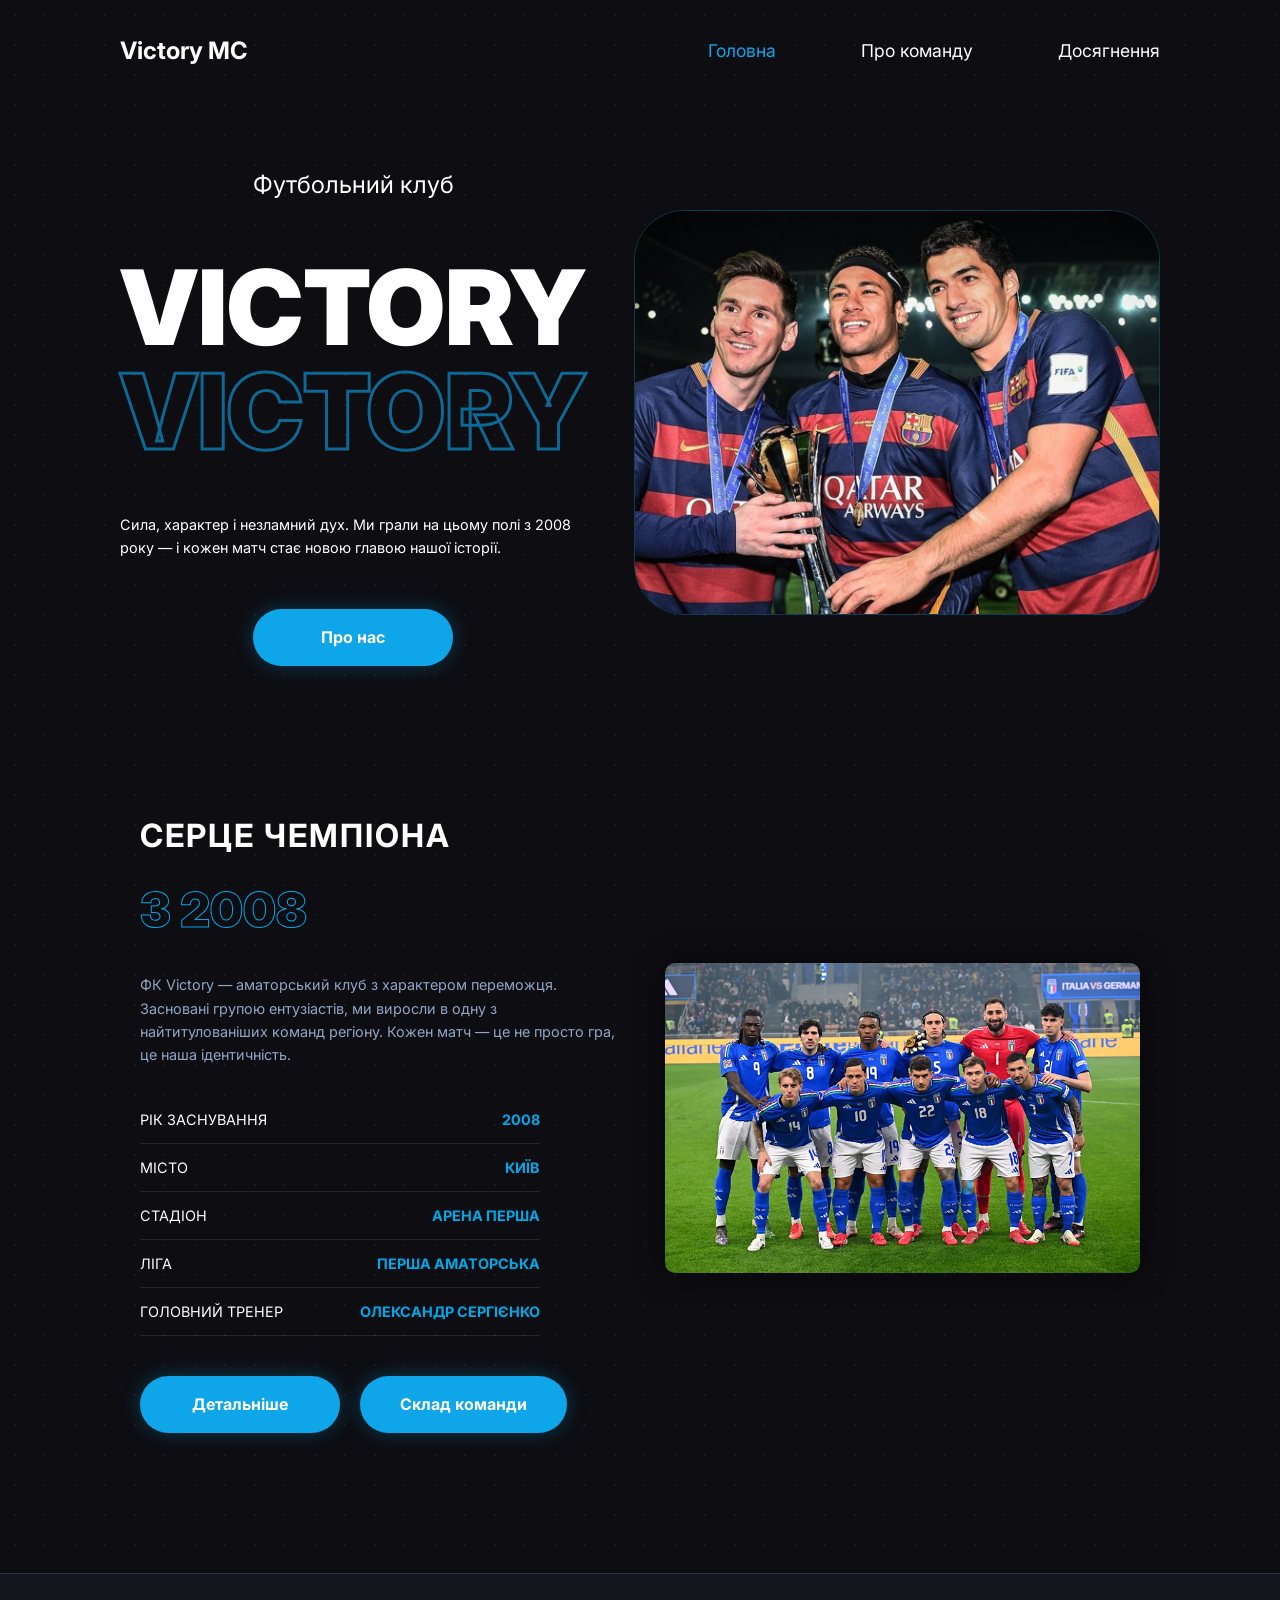
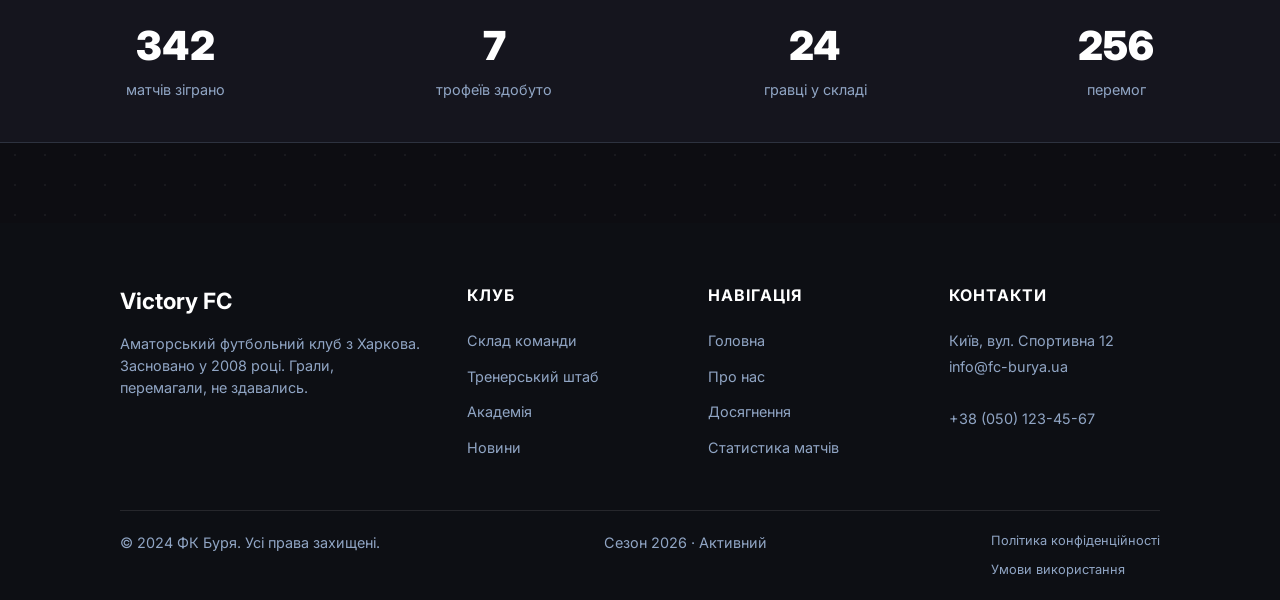
<file: index.html>
<!doctype html>
<html lang="uk">
  <head>
    <meta charset="UTF-8" />
    <meta name="viewport" content="width=device-width, initial-scale=1.0" />
    <link rel="stylesheet" href="styles/common.css" />
    <link rel="stylesheet" href="styles/pages/index.css" />
    <link rel="icon" type="image/svg+xml" href="./assets/favicon.svg" />
    <title>Victory - Головна</title>
    <script src="scripts/common.js" defer></script>
  </head>
  <body>
    <header>
      <nav class="nav container">
        <a class="logo" href="./index.html">Victory MC</a>
        <button class="burger" id="burger" aria-label="Меню">
          <span></span><span></span><span></span>
        </button>
        <ul id="nav-menu">
          <li class="active"><a href="">Головна</a></li>
          <li><a href="about.html">Про команду</a></li>
          <li><a href="acihevements.html">Досягнення</a></li>
        </ul>
      </nav>
    </header>

    <main class="container">
      <section class="hero">
        <div class="hero-content">
          <h1>Футбольний клуб</h1>
          <div class="brand-group">
            <div class="brand-solid">Victory</div>
            <div class="brand-outline">Victory</div>
          </div>
          <p class="description">
            Сила, характер і незламний дух. Ми грали на цьому полі з 2008 року —
            і кожен матч стає новою главою нашої історії.
          </p>
          <a href="about.html" class="btn-primary">Про нас</a>
        </div>
        <div class="hero-img">
          <img src="./assets/hero-section.png" alt="Victory hero section" />
        </div>
      </section>

      <section class="about-section container">
        <div class="about-grid">
          <div class="about-content">
            <h2 class="section-title">Серце чемпіона</h2>
            <div class="highlight-year">З 2008</div>
            <p class="about-description">
              ФК Victory — аматорський клуб з характером переможця. Засновані
              групою ентузіастів, ми виросли в одну з найтитулованіших команд
              регіону. Кожен матч — це не просто гра, це наша ідентичність.
            </p>

            <table class="info-table">
              <tr>
                <td>Рік заснування</td>
                <td class="accent-text">2008</td>
              </tr>
              <tr>
                <td>Місто</td>
                <td class="accent-text">Київ</td>
              </tr>
              <tr>
                <td>Стадіон</td>
                <td class="accent-text">Арена Перша</td>
              </tr>
              <tr>
                <td>Ліга</td>
                <td class="accent-text">Перша аматорська</td>
              </tr>
              <tr>
                <td>Головний тренер</td>
                <td class="accent-text">Олександр Сергієнко</td>
              </tr>
            </table>

            <div class="about-buttons">
              <a href="#" class="btn-primary">Детальніше</a>
              <a href="#" class="btn-primary">Склад команди</a>
            </div>
          </div>

          <div class="about-image">
            <img
              src="assets/team-photo.png"
              alt="Команда Victory FC на полі"
              class="img-responsive"
            />
          </div>
        </div>
      </section>

      <section class="stats-bar">
        <div class="stat-item">
          <h3>342</h3>
          <p>матчів зіграно</p>
        </div>
        <div class="stat-item">
          <h3>7</h3>
          <p>трофеїв здобуто</p>
        </div>
        <div class="stat-item">
          <h3>24</h3>
          <p>гравці у складі</p>
        </div>
        <div class="stat-item">
          <h3>256</h3>
          <p>перемог</p>
        </div>
      </section>
    </main>

    <footer class="footer">
      <div class="container">
        <div class="footer-top">
          <div class="footer-brand">
            <h2 class="footer-logo">Victory FC</h2>
            <p class="footer-text">
              Аматорський футбольний клуб з Харкова. Засновано у 2008 році.
              Грали, перемагали, не здавались.
            </p>
          </div>

          <div class="footer-group">
            <h3>Клуб</h3>
            <ul>
              <li><a href="#">Склад команди</a></li>
              <li><a href="#">Тренерський штаб</a></li>
              <li><a href="#">Академія</a></li>
              <li><a href="#">Новини</a></li>
            </ul>
          </div>

          <div class="footer-group">
            <h3>Навігація</h3>
            <ul>
              <li><a href="index.html">Головна</a></li>
              <li><a href="about.html">Про нас</a></li>
              <li><a href="achievements.html">Досягнення</a></li>
              <li><a href="stats.html">Статистика матчів</a></li>
            </ul>
          </div>

          <div class="footer-group">
            <h3>Контакти</h3>
            <address class="footer-address">
              <p>Київ, вул. Спортивна 12</p>
              <a href="mailto:info@fc-burya.ua">info@fc-burya.ua</a><br />
              <a href="tel:+380501234567">+38 (050) 123-45-67</a>
            </address>
          </div>
        </div>

        <div class="footer-bottom">
          <p>&copy; 2024 ФК Буря. Усі права захищені.</p>
          <p>Сезон 2026 · Активний</p>
          <div class="footer-legal">
            <a href="#">Політика конфіденційності</a>
            <a href="#">Умови використання</a>
          </div>
        </div>
      </div>
    </footer>
  </body>
</html>
</file>
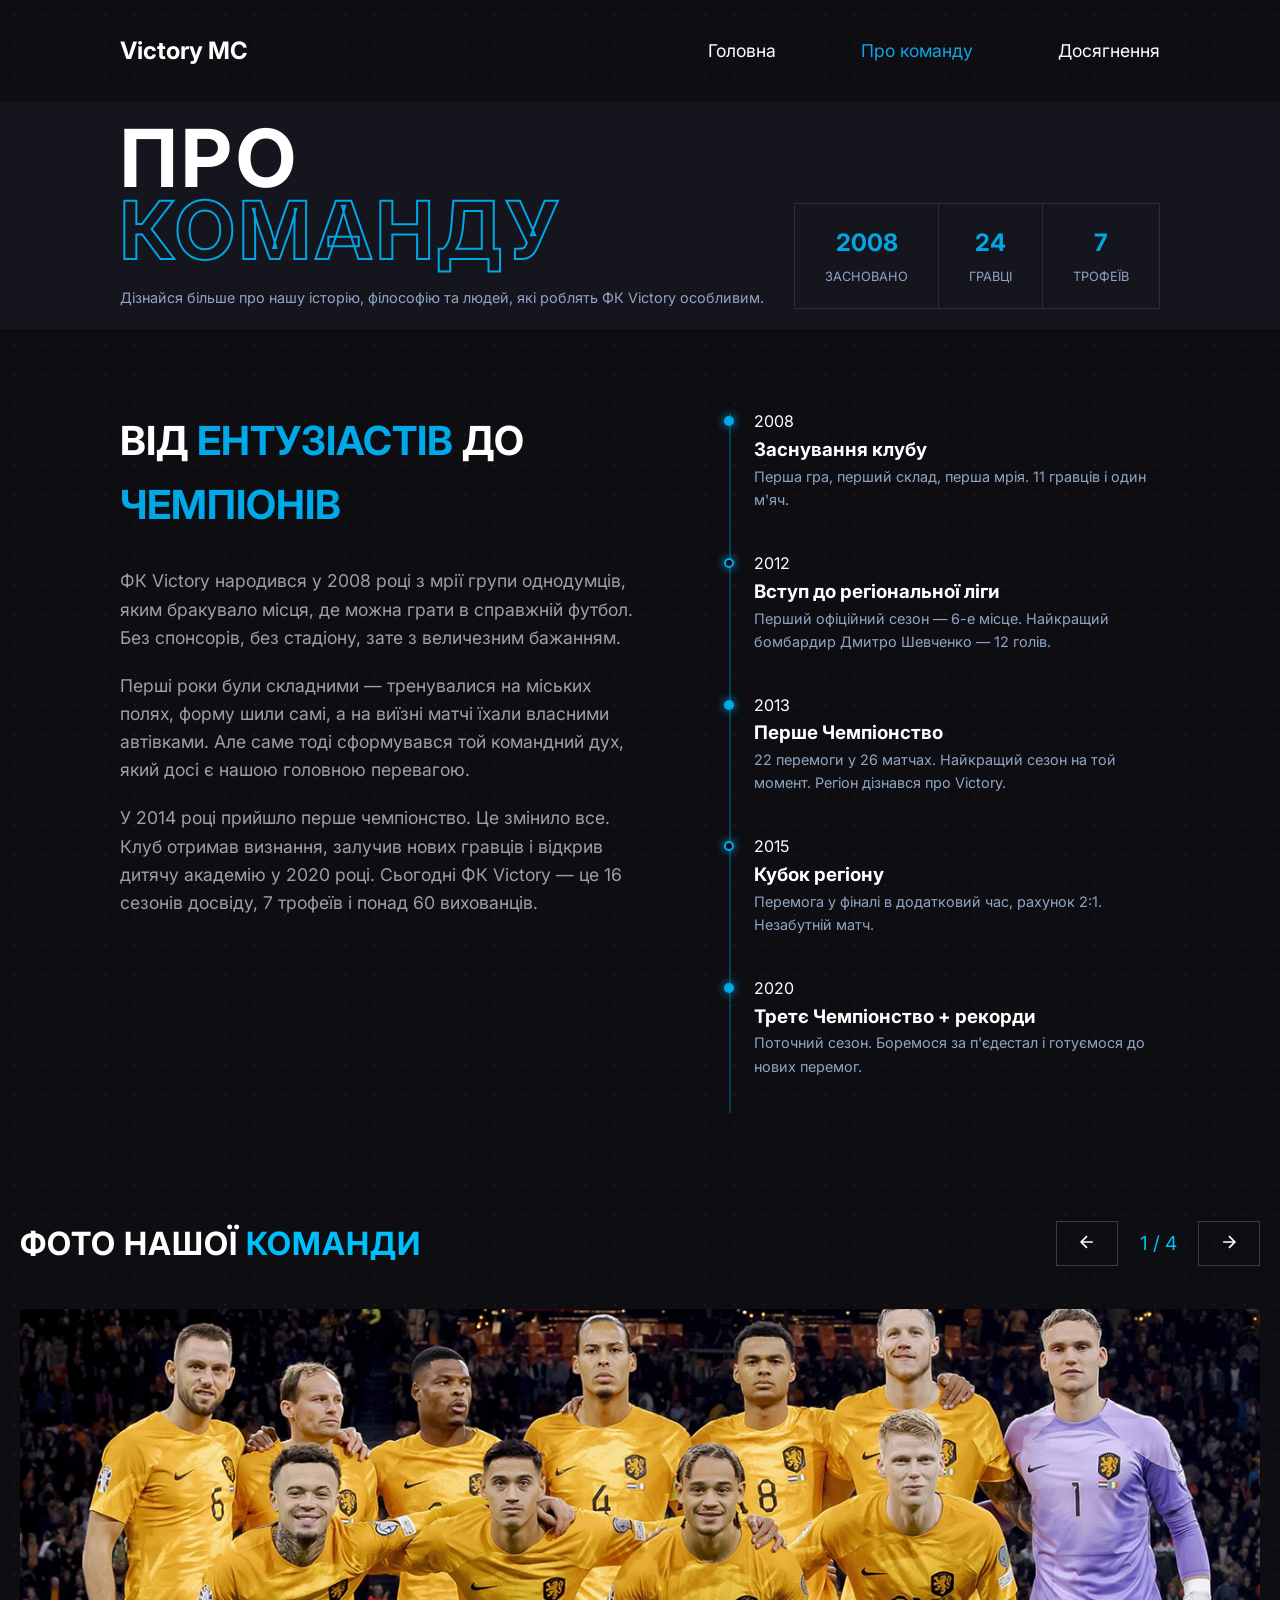
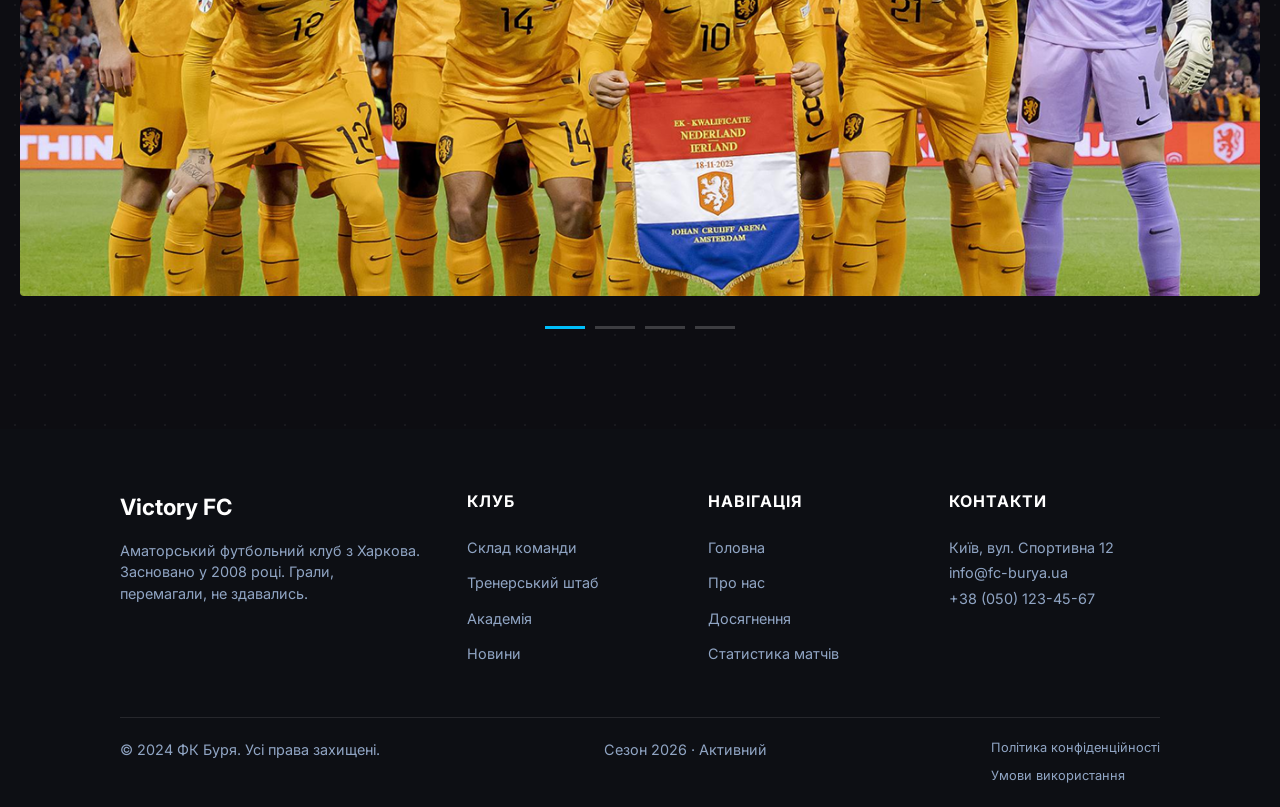
<file: about.html>
<!doctype html>
<html lang="uk">
  <head>
    <meta charset="UTF-8" />
    <meta name="viewport" content="width=device-width, initial-scale=1.0" />
    <link rel="stylesheet" href="styles/common.css" />
    <link rel="stylesheet" href="styles/pages/about.css" />
    <link rel="icon" type="image/svg+xml" href="./assets/favicon.svg" />
    <title>Victory - Про нас</title>
  </head>
  <script src="scripts/common.js" defer></script>
  <body>
    <header>
      <nav class="nav container">
        <a class="logo" href="./index.html">Victory MC</a>
        <button class="burger" id="burger" aria-label="Меню">
          <span></span><span></span><span></span>
        </button>
        <ul id="nav-menu">
          <li><a href="index.html">Головна</a></li>
          <li><a class="active" href="#">Про команду</a></li>
          <li><a href="acihevements.html">Досягнення</a></li>
        </ul>
      </nav>
    </header>

    <main>
      <section class="about-hero container">
        <div class="hero-text-block">
          <h1>
            <span class="solid">Про</span>
            <span class="outline">команду</span>
          </h1>
          <p>
            Дізнайся більше про нашу історію, філософію та людей, які роблять ФК
            Victory особливим.
          </p>
        </div>

        <div class="mini-stats">
          <div class="m-stat-box">
            <strong>2008</strong><span>Засновано</span>
          </div>
          <div class="m-stat-box"><strong>24</strong><span>Гравці</span></div>
          <div class="m-stat-box"><strong>7</strong><span>Трофеїв</span></div>
        </div>
      </section>

      <section class="history-section container">
        <div class="history-grid">
          <article class="history-article">
            <h2>Від <span>ентузіастів</span> до <span>чемпіонів</span></h2>
            <p>
              ФК Victory народився у 2008 році з мрії групи однодумців, яким
              бракувало місця, де можна грати в справжній футбол. Без спонсорів,
              без стадіону, зате з величезним бажанням.
            </p>
            <p>
              Перші роки були складними — тренувалися на міських полях, форму
              шили самі, а на виїзні матчі їхали власними автівками. Але саме
              тоді сформувався той командний дух, який досі є нашою головною
              перевагою.
            </p>
            <p>
              У 2014 році прийшло перше чемпіонство. Це змінило все. Клуб
              отримав визнання, залучив нових гравців і відкрив дитячу академію
              у 2020 році. Сьогодні ФК Victory — це 16 сезонів досвіду, 7
              трофеїв і понад 60 вихованців.
            </p>
          </article>

          <div class="timeline">
            <div class="timeline-item">
              <span class="year">2008</span>
              <h3>Заснування клубу</h3>
              <p>
                Перша гра, перший склад, перша мрія. 11 гравців і один м'яч.
              </p>
            </div>
            <div class="timeline-item">
              <span class="year">2012</span>
              <h3>Вступ до регіональної ліги</h3>
              <p>
                Перший офіційний сезон — 6-е місце. Найкращий бомбардир Дмитро
                Шевченко — 12 голів.
              </p>
            </div>
            <div class="timeline-item">
              <span class="year">2013</span>
              <h3>Перше Чемпіонство</h3>
              <p>
                22 перемоги у 26 матчах. Найкращий сезон на той момент. Регіон
                дізнався про Victory.
              </p>
            </div>
            <div class="timeline-item">
              <span class="year">2015</span>
              <h3>Кубок регіону</h3>
              <p>
                Перемога у фіналі в додатковий час, рахунок 2:1. Незабутній
                матч.
              </p>
            </div>
            <div class="timeline-item">
              <span class="year">2020</span>
              <h3>Третє Чемпіонство + рекорди</h3>
              <p>
                Поточний сезон. Боремося за п'єдестал і готуємося до нових
                перемог.
              </p>
            </div>
          </div>
        </div>
      </section>

      <section class="team-gallery container">
        <div class="gallery-header">
          <h2>ФОТО НАШОЇ <span>КОМАНДИ</span></h2>
          <div class="gallery-controls">
            <button id="prev-photo" class="nav-btn" aria-label="Попереднє фото">
              <svg
                width="20"
                height="20"
                viewBox="0 0 24 24"
                fill="none"
                stroke="currentColor"
                stroke-width="2"
              >
                <path d="M19 12H5M12 19l-7-7 7-7" />
              </svg>
            </button>
            <span id="gallery-counter">1 / 4</span>
            <button id="next-photo" class="nav-btn" aria-label="Наступне фото">
              <svg
                width="20"
                height="20"
                viewBox="0 0 24 24"
                fill="none"
                stroke="currentColor"
                stroke-width="2"
              >
                <path d="M5 12h14M12 5l7 7-7 7" />
              </svg>
            </button>
          </div>
        </div>

        <div class="gallery-display">
          <img
            src="assets/team-photo-2.png"
            id="current-team-img"
            alt="Фото нашої команди - 1"
            class="active-img"
          />
        </div>

        <div class="gallery-pagination">
          <span class="bar active" data-index="1"></span>
          <span class="bar" data-index="2"></span>
          <span class="bar" data-index="3"></span>
          <span class="bar" data-index="4"></span>
        </div>
      </section>
    </main>

    <footer class="footer">
      <div class="container">
        <div class="footer-top">
          <div class="footer-brand">
            <h2 class="footer-logo">Victory FC</h2>
            <p class="footer-text">
              Аматорський футбольний клуб з Харкова. Засновано у 2008 році.
              Грали, перемагали, не здавались.
            </p>
          </div>

          <div class="footer-group">
            <h3>Клуб</h3>
            <ul>
              <li><a href="#">Склад команди</a></li>
              <li><a href="#">Тренерський штаб</a></li>
              <li><a href="#">Академія</a></li>
              <li><a href="#">Новини</a></li>
            </ul>
          </div>

          <div class="footer-group">
            <h3>Навігація</h3>
            <ul>
              <li><a href="index.html">Головна</a></li>
              <li><a href="about.html">Про нас</a></li>
              <li><a href="achievements.html">Досягнення</a></li>
              <li><a href="stats.html">Статистика матчів</a></li>
            </ul>
          </div>

          <div class="footer-group">
            <h3>Контакти</h3>
            <address class="footer-address">
              <p>Київ, вул. Спортивна 12</p>
              <a href="mailto:info@fc-burya.ua">info@fc-burya.ua</a>
              <a href="tel:+380501234567">+38 (050) 123-45-67</a>
            </address>
          </div>
        </div>

        <div class="footer-bottom">
          <p>&copy; 2024 ФК Буря. Усі права захищені.</p>
          <p>Сезон 2026 · Активний</p>
          <div class="footer-legal">
            <a href="#">Політика конфіденційності</a>
            <a href="#">Умови використання</a>
          </div>
        </div>
      </div>
    </footer>
  </body>
</html>
</file>
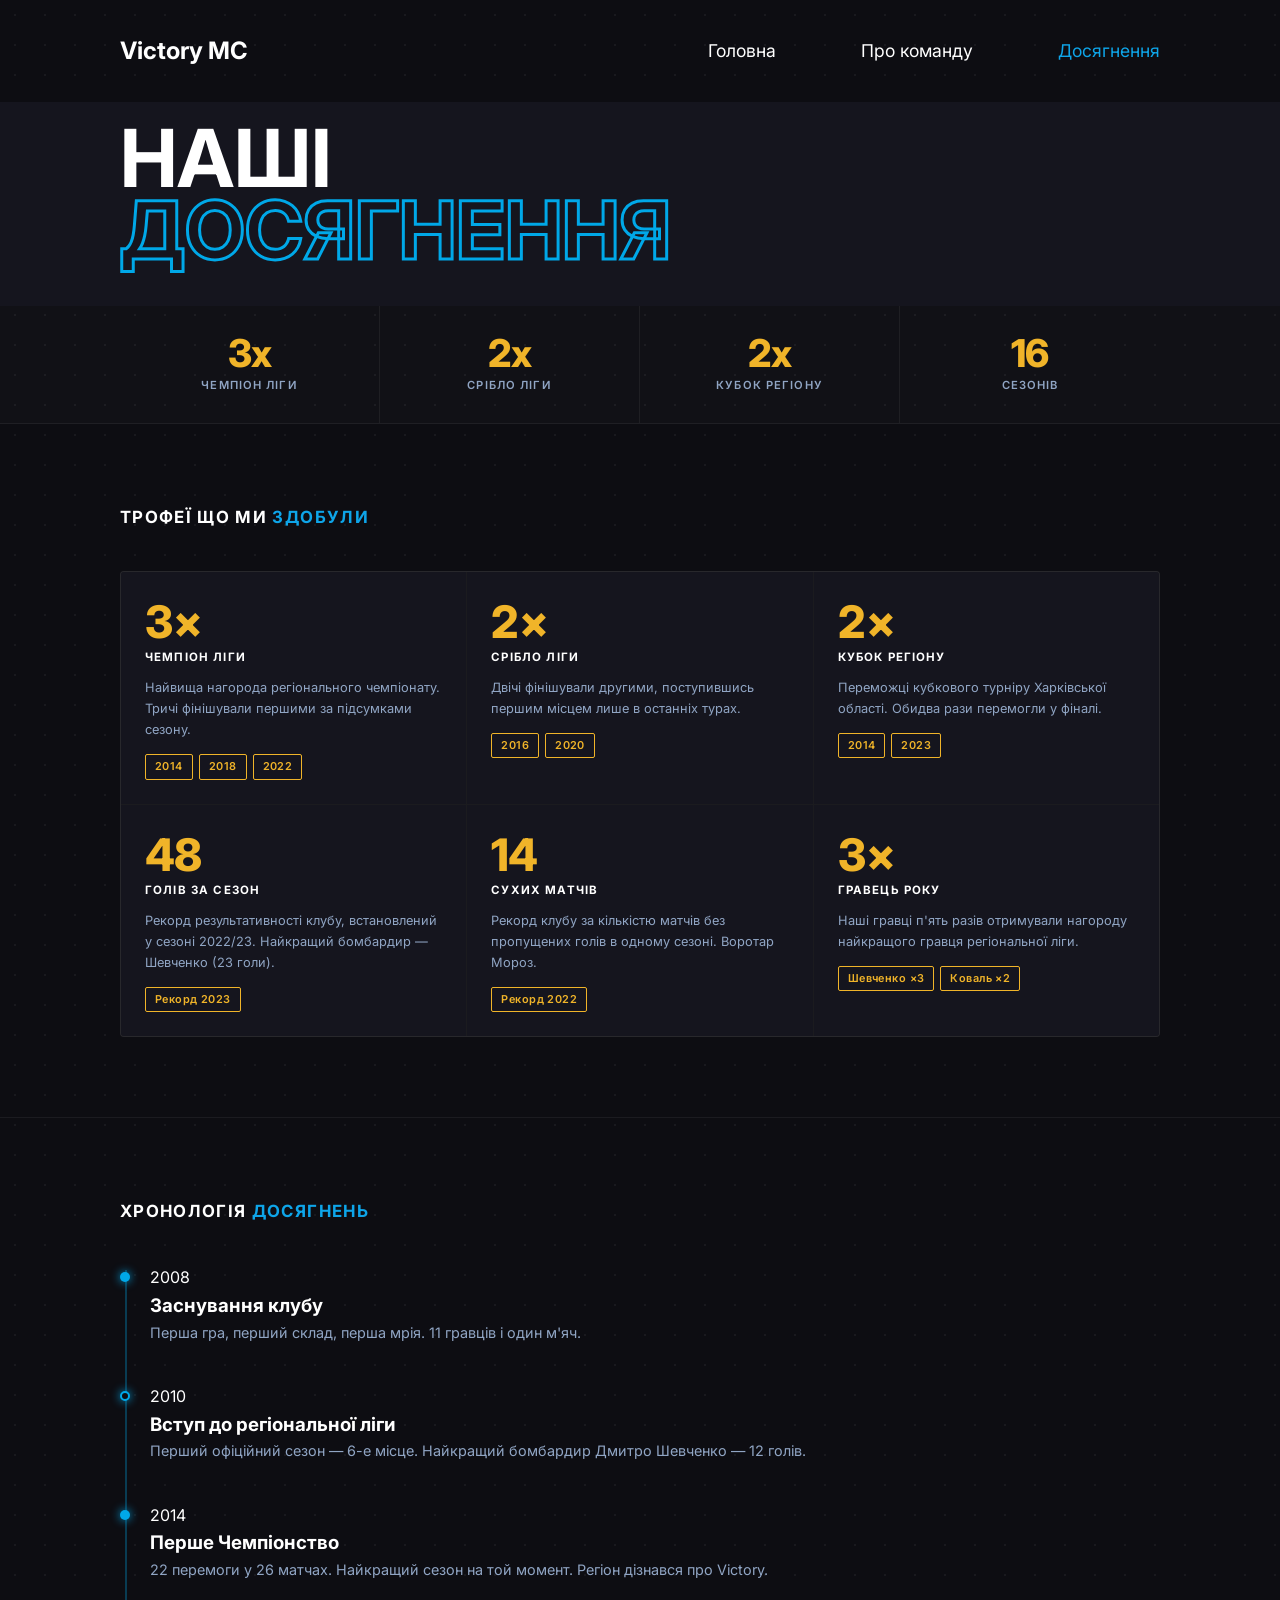
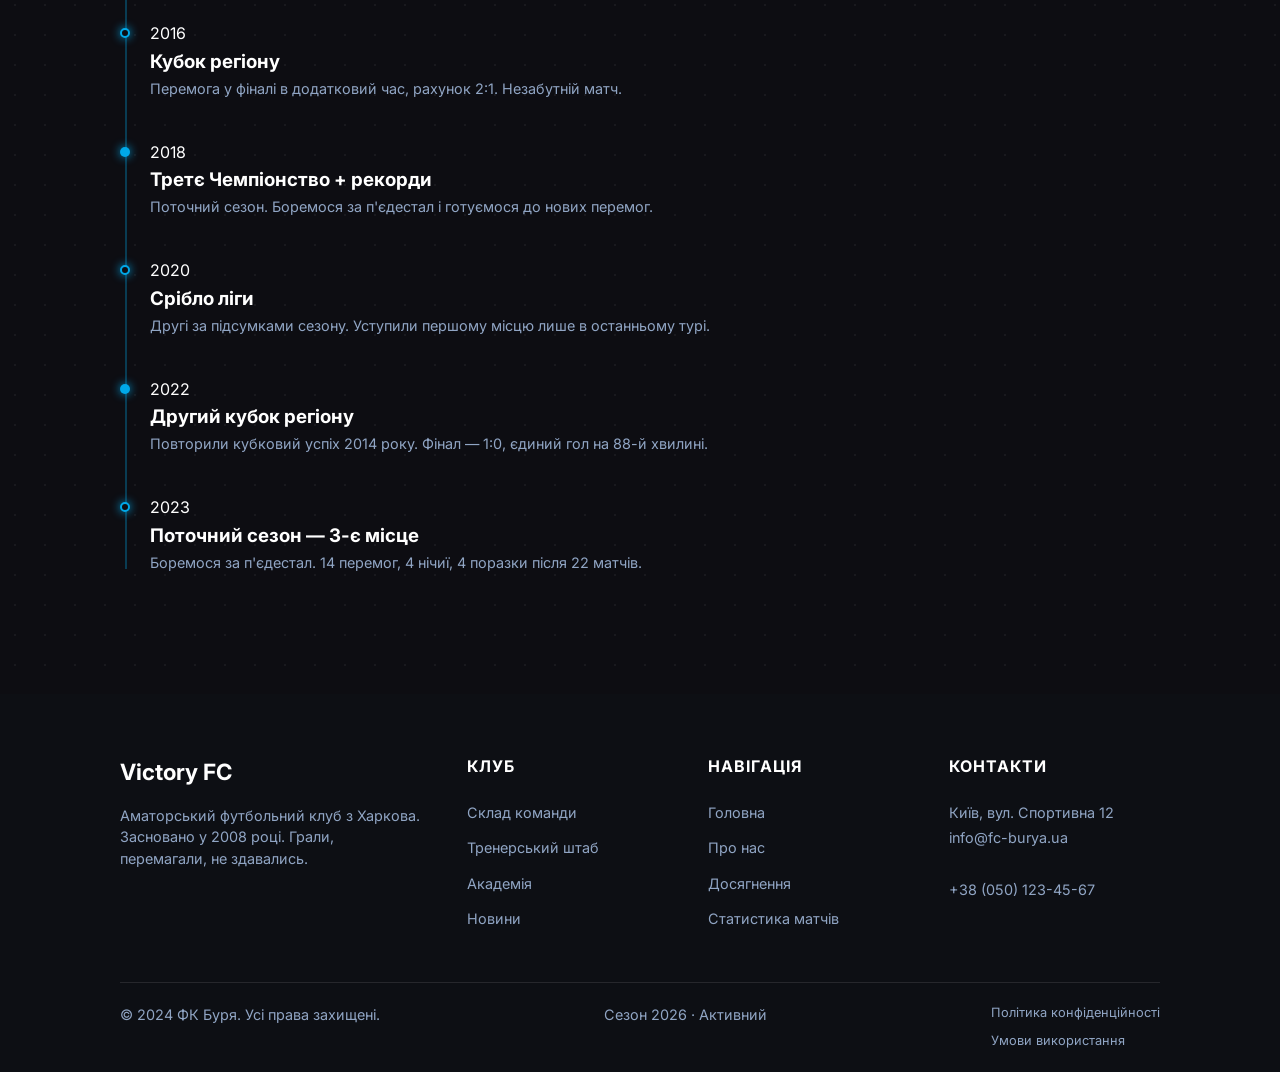
<file: acihevements.html>
<!doctype html>
<html lang="uk">
  <head>
    <meta charset="UTF-8" />
    <meta name="viewport" content="width=device-width, initial-scale=1.0" />
    <link rel="stylesheet" href="styles/common.css" />
    <link rel="stylesheet" href="styles/pages/achievements.css" />
    <link rel="icon" type="image/svg+xml" href="./assets/favicon.svg" />
    <title>Victory - Досягнення</title>
    <script src="scripts/common.js" defer></script>
  </head>
  <body>
    <header>
      <nav class="nav container">
        <a class="logo" href="./index.html">Victory MC</a>
        <button class="burger" id="burger" aria-label="Меню">
          <span></span><span></span><span></span>
        </button>
        <ul id="nav-menu">
          <li><a href="index.html">Головна</a></li>
          <li><a href="about.html">Про команду</a></li>
          <li class="active"><a href="#">Досягнення</a></li>
        </ul>
      </nav>
    </header>

    <main>
      <!-- HERO -->
      <section class="about-hero container">
        <div class="hero-text-block">
          <h1>
            <span class="solid">Наші</span>
            <span class="outline">Досягнення</span>
          </h1>
        </div>
      </section>

      <!-- STATS BAR -->
      <div class="stats-bar">
        <div class="container">
          <div class="stats-grid">
            <div class="stat-cell">
              <span class="stat-num">3x</span>
              <span class="stat-label">Чемпіон ліги</span>
            </div>
            <div class="stat-cell">
              <span class="stat-num">2x</span>
              <span class="stat-label">Срібло ліги</span>
            </div>
            <div class="stat-cell">
              <span class="stat-num">2x</span>
              <span class="stat-label">Кубок регіону</span>
            </div>
            <div class="stat-cell">
              <span class="stat-num">16</span>
              <span class="stat-label">Сезонів</span>
            </div>
          </div>
        </div>
      </div>

      <!-- TROPHIES -->
      <section class="section trophies-section">
        <div class="container">
          <h2 class="section-title">
            ТРОФЕЇ ЩО МИ <span class="accent-text">ЗДОБУЛИ</span>
          </h2>
          <div class="trophies-grid">
            <div class="trophy-card">
              <div class="trophy-num">3<span class="trophy-sup">×</span></div>
              <div class="trophy-name">Чемпіон ліги</div>
              <p class="trophy-desc">
                Найвища нагорода регіонального чемпіонату. Тричі фінішували
                першими за підсумками сезону.
              </p>
              <div class="trophy-tags">
                <span class="tag tag--year">2014</span>
                <span class="tag tag--year">2018</span>
                <span class="tag tag--year">2022</span>
              </div>
            </div>

            <div class="trophy-card">
              <div class="trophy-num">2<span class="trophy-sup">×</span></div>
              <div class="trophy-name">Срібло ліги</div>
              <p class="trophy-desc">
                Двічі фінішували другими, поступившись першим місцем лише в
                останніх турах.
              </p>
              <div class="trophy-tags">
                <span class="tag tag--year">2016</span>
                <span class="tag tag--year">2020</span>
              </div>
            </div>

            <div class="trophy-card">
              <div class="trophy-num">2<span class="trophy-sup">×</span></div>
              <div class="trophy-name">Кубок регіону</div>
              <p class="trophy-desc">
                Переможці кубкового турніру Харківської області. Обидва рази
                перемогли у фіналі.
              </p>
              <div class="trophy-tags">
                <span class="tag tag--year">2014</span>
                <span class="tag tag--year">2023</span>
              </div>
            </div>

            <div class="trophy-card">
              <div class="trophy-num">48</div>
              <div class="trophy-name">Голів за сезон</div>
              <p class="trophy-desc">
                Рекорд результативності клубу, встановлений у сезоні 2022/23.
                Найкращий бомбардир — Шевченко (23 голи).
              </p>
              <div class="trophy-tags">
                <span class="tag tag--record">Рекорд 2023</span>
              </div>
            </div>

            <div class="trophy-card">
              <div class="trophy-num">14</div>
              <div class="trophy-name">Сухих матчів</div>
              <p class="trophy-desc">
                Рекорд клубу за кількістю матчів без пропущених голів в одному
                сезоні. Воротар Мороз.
              </p>
              <div class="trophy-tags">
                <span class="tag tag--record">Рекорд 2022</span>
              </div>
            </div>

            <div class="trophy-card">
              <div class="trophy-num">3<span class="trophy-sup">×</span></div>
              <div class="trophy-name">Гравець року</div>
              <p class="trophy-desc">
                Наші гравці п'ять разів отримували нагороду найкращого гравця
                регіональної ліги.
              </p>
              <div class="trophy-tags">
                <span class="tag tag--player">Шевченко ×3</span>
                <span class="tag tag--player">Коваль ×2</span>
              </div>
            </div>
          </div>
        </div>
      </section>

      <!-- TIMELINE -->
      <section class="section timeline-section">
        <div class="container">
          <h2 class="section-title">
            ХРОНОЛОГІЯ <span class="accent-text">ДОСЯГНЕНЬ</span>
          </h2>
          <div class="timeline">
            <div class="timeline-item">
              <span class="year">2008</span>
              <h3>Заснування клубу</h3>
              <p>
                Перша гра, перший склад, перша мрія. 11 гравців і один м'яч.
              </p>
            </div>
            <div class="timeline-item">
              <span class="year">2010</span>
              <h3>Вступ до регіональної ліги</h3>
              <p>
                Перший офіційний сезон — 6-е місце. Найкращий бомбардир Дмитро
                Шевченко — 12 голів.
              </p>
            </div>
            <div class="timeline-item">
              <span class="year">2014</span>
              <h3>Перше Чемпіонство</h3>
              <p>
                22 перемоги у 26 матчах. Найкращий сезон на той момент. Регіон
                дізнався про Victory.
              </p>
            </div>
            <div class="timeline-item">
              <span class="year">2016</span>
              <h3>Кубок регіону</h3>
              <p>
                Перемога у фіналі в додатковий час, рахунок 2:1. Незабутній
                матч.
              </p>
            </div>
            <div class="timeline-item">
              <span class="year">2018</span>
              <h3>Третє Чемпіонство + рекорди</h3>
              <p>
                Поточний сезон. Боремося за п'єдестал і готуємося до нових
                перемог.
              </p>
            </div>
            <div class="timeline-item">
              <span class="year">2020</span>
              <h3>Срібло ліги</h3>
              <p>
                Другі за підсумками сезону. Уступили першому місцю лише в
                останньому турі.
              </p>
            </div>
            <div class="timeline-item">
              <span class="year">2022</span>
              <h3>Другий кубок регіону</h3>
              <p>
                Повторили кубковий успіх 2014 року. Фінал — 1:0, єдиний гол на
                88-й хвилині.
              </p>
            </div>
            <div class="timeline-item">
              <span class="year">2023</span>
              <h3>Поточний сезон — 3-є місце</h3>
              <p>
                Боремося за п'єдестал. 14 перемог, 4 нічиї, 4 поразки після 22
                матчів.
              </p>
            </div>
          </div>
        </div>
      </section>
    </main>

    <footer class="footer">
      <div class="container">
        <div class="footer-top">
          <div class="footer-brand">
            <h2 class="footer-logo">Victory FC</h2>
            <p class="footer-text">
              Аматорський футбольний клуб з Харкова. Засновано у 2008 році.
              Грали, перемагали, не здавались.
            </p>
          </div>

          <div class="footer-group">
            <h3>Клуб</h3>
            <ul>
              <li><a href="#">Склад команди</a></li>
              <li><a href="#">Тренерський штаб</a></li>
              <li><a href="#">Академія</a></li>
              <li><a href="#">Новини</a></li>
            </ul>
          </div>

          <div class="footer-group">
            <h3>Навігація</h3>
            <ul>
              <li><a href="index.html">Головна</a></li>
              <li><a href="about.html">Про нас</a></li>
              <li><a href="achievements.html">Досягнення</a></li>
              <li><a href="stats.html">Статистика матчів</a></li>
            </ul>
          </div>

          <div class="footer-group">
            <h3>Контакти</h3>
            <address class="footer-address">
              <p>Київ, вул. Спортивна 12</p>
              <a href="mailto:info@fc-burya.ua">info@fc-burya.ua</a><br />
              <a href="tel:+380501234567">+38 (050) 123-45-67</a>
            </address>
          </div>
        </div>

        <div class="footer-bottom">
          <p>&copy; 2024 ФК Буря. Усі права захищені.</p>
          <p>Сезон 2026 · Активний</p>
          <div class="footer-legal">
            <a href="#">Політика конфіденційності</a>
            <a href="#">Умови використання</a>
          </div>
        </div>
      </div>
    </footer>
  </body>
</html>
</file>
<file: styles/common.css>
@import url("https://fonts.googleapis.com/css2?family=Inter:ital,opsz,wght@0,14..32,100..900;1,14..32,100..900&display=swap");

*,
*::after,
*::before {
  margin: 0;
  padding: 0;
  box-sizing: border-box;

  list-style: none;
  text-decoration: none;
}

:root {
  --bg-main: #0d0d12;
  --bg-secondary: #15151e;
  --accent-main: #0ea5e9;
  --accent-secondary: #cbd5e1;
  --text-main: #ffffff;
  --text-secondary: #90a5c4;
  --text-gold: #f0b429;

  --transition: all 0.3s ease;
}

body {
  font-family: "Inter", sans-serif;
  background-color: var(--bg-main);
  line-height: 1.6;
  color: var(--text-main);

  background-image: radial-gradient(
    rgba(255, 255, 255, 0.05) 1px,
    transparent 1px
  );
  background-size: 30px 30px;

  display: flex;
  flex-direction: column;
  min-height: 100vh;
  margin: 0;
  overflow-x: hidden;
}

.container {
  margin: 0 auto;
  padding: 0 120px;
}

header {
  padding: 2rem 0;
}

nav {
  display: flex;
  justify-content: space-between;
  align-items: center;
}

nav ul {
  display: flex;
  gap: 85px;
}

nav a {
  color: inherit;
  font-size: 1.1rem;
  transition: var(--transition);
}

nav ul a:hover,
.active {
  color: var(--accent-main);
}

nav .logo:hover {
  color: transparent;
  -webkit-text-stroke: 1px var(--accent-main);
  opacity: 0.6;
}

.logo {
  font-size: 1.5rem;
  font-weight: bold;
}

main {
  flex-grow: 1;
  display: flex;
  flex-direction: column;
  justify-content: center;
}

.footer {
  background-color: #0d0f14;
  color: #ffffff;
  padding: 60px 0 20px;
  margin-top: auto;
}

.footer-top {
  display: grid;
  grid-template-columns: 1fr;
  gap: 40px;
  padding-bottom: 40px;
  border-bottom: 1px solid rgba(255, 255, 255, 0.1);
}

.footer-logo {
  font-size: 1.8rem;
  margin-bottom: 15px;
}

.footer-text {
  color: var(--text-secondary);
  max-width: 300px;
  font-size: 0.9rem;
  line-height: 1.5;
}

.footer-group h3 {
  font-size: 1rem;
  margin-bottom: 20px;
  text-transform: uppercase;
  letter-spacing: 1px;
}

.footer-group ul {
  list-style: none;
  padding: 0;
}

.footer-group ul li {
  margin-bottom: 10px;
}

.footer-group a,
.footer-address a,
p {
  color: var(--text-secondary);
  text-decoration: none;
  font-size: 0.9rem;
  transition: color 0.3s;
}

.footer-group a:hover {
  color: #00a8e8;
}

.footer-address {
  font-style: normal;
  color: #a0a0a0;
  font-size: 0.9rem;
  line-height: 1.8;
  display: flex;
  flex-direction: column;
}

.footer-bottom {
  display: flex;
  flex-direction: column;
  gap: 15px;
  padding-top: 20px;
  color: var(--text-secondary);
  font-size: 0.85rem;
}

.footer-legal {
  display: flex;
  gap: 20px;
}

.footer-legal a {
  color: var(--text-secondary);
  text-decoration: none;
}

/* ── TIMELINE ── */
.timeline {
  position: relative;
  padding-left: 0;
}

.timeline::before {
  content: "";
  position: absolute;
  left: 5px;
  top: 5px;
  bottom: 5px;
  width: 2px;
  background: rgba(0, 168, 232, 0.3);
}

.timeline-item {
  position: relative;
  margin-bottom: 40px;
  padding-left: 30px;
}

.timeline-item::before {
  content: "";
  position: absolute;
  left: 0px;
  top: 7px;
  width: 10px;
  height: 10px;
  background: #00a8e8;
  border-radius: 50%;
  box-shadow: 0 0 10px #00a8e8;
  z-index: 2;
}

.timeline-item:nth-child(even)::before {
  background: var(--bg-main);
  border: 2px solid #00a8e8;
  width: 10px;
  height: 10px;
  left: 0px;
}

@media (min-width: 992px) {
  .footer-top {
    grid-template-columns: 1.5fr 1fr 1fr 1fr;
  }

  .footer-bottom {
    flex-direction: row;
    justify-content: space-between;
  }
}

@media (min-width: 1200px) {
  .footer-top {
    gap: 80px;
  }
}

body.no-scroll {
  overflow: hidden;
}

@media (max-width: 575px) {
  .container {
    padding: 0 16px;
  }

  .burger {
    display: flex;
    flex-direction: column;
    gap: 5px;
    cursor: pointer;
    background: none;
    border: none;
    padding: 8px;
    z-index: 100;
  }

  .burger span {
    display: block;
    width: 24px;
    height: 2px;
    background-color: var(--text-main);
    transition: var(--transition);
  }

  nav ul {
    display: none;
    position: fixed;
    top: 0;
    left: 0;
    width: 100%;
    height: 100vh;
    background-color: var(--bg-secondary);
    flex-direction: column;
    align-items: center;
    justify-content: center;
    gap: 40px;
    z-index: 99;
  }

  nav ul.open {
    display: flex;
  }

  nav ul a {
    font-size: 1.4rem;
  }

  .footer {
    padding: 30px 0 20px;
  }

  .timeline-item {
    margin-bottom: 28px;
  }

  .timeline-item h3 {
    font-size: 1rem;
  }

  .team-gallery {
    padding: 40px 0;
  }
}

@media (min-width: 576px) {
  .burger {
    display: none;
  }

  .footer-top {
    gap: 30px;
  }

  .footer-logo {
    font-size: 1.4rem;
  }

  .footer-bottom {
    gap: 10px;
    font-size: 0.8rem;
  }

  .footer-legal {
    flex-direction: column;
    gap: 8px;
  }
}
</file>
<file: styles/pages/index.css>
.hero {
  display: grid;
  grid-template-columns: 1fr;
  gap: 3rem;
  align-items: center;
  padding: 4rem 0;
}

h1 {
  font-weight: 400;
  font-style: 2rem;
}

.hero-content {
  display: flex;
  flex-direction: column;
  justify-content: center;
  align-items: flex-start;
  max-width: 500px;
  z-index: 2;
  gap: 50px;
  align-items: center;
}

.brand-group {
  font-style: 5rem;
  font-weight: 900;
  line-height: 1;
  text-transform: uppercase;
}

.brand-outline {
  color: transparent;
  -webkit-text-stroke: 3px var(--accent-main);
  opacity: 0.6;
}

.description {
  color: var(--text-main);
}

.btn-primary {
  display: inline-block;
  background-color: var(--accent-main);
  color: white;
  padding: 1rem 2.5rem;
  border-radius: 50px;
  text-decoration: none;
  font-weight: bold;
  box-shadow: 0 0 20px rgba(0, 168, 232, 0.3);
  border: none;
  cursor: pointer;
  min-width: 200px;
  text-align: center;
  transition: var(--transition);
}

.btn-primary:hover {
  background-color: #064461;
}

.hero-img img {
  width: 100%;
  border-radius: 50px;
  border: 1px solid rgba(14, 165, 233, 0.3);
}

@media (min-width: 992px) {
  .hero {
    grid-template-columns: 1fr 1.2fr;
  }
}

@media (min-width: 1200px) {
  .brand-group {
    font-size: 6.5rem;
  }
}

.about-section {
  padding: 80px 20px;
}

.about-grid {
  display: grid;
  grid-template-columns: 1fr; /* Мобільна версія */
  gap: 50px;
  align-items: center;
  margin-bottom: 60px;
}

/* Заголовки та текст */
.section-title {
  text-transform: uppercase;
  font-size: 2rem;
  letter-spacing: 2px;
  margin-bottom: 10px;
}

.highlight-year {
  font-size: 3rem;
  font-weight: 900;
  color: transparent;
  -webkit-text-stroke: 1px #00a8e8;
  margin-bottom: 25px;
}

.about-description {
  color: var(--text-secondary);
  line-height: 1.6;
  margin-bottom: 30px;
  max-width: 500px;
}

/* Стилізація таблиці */
.info-table {
  width: 100%;
  max-width: 400px;
  border-collapse: collapse;
  margin-bottom: 40px;
}

.info-table td {
  padding: 12px 0;
  border-bottom: 1px solid rgba(255, 255, 255, 0.1);
  font-size: 0.9rem;
  text-transform: uppercase;
}

.accent-text {
  text-align: right;
  color: #00a8e8;
  font-weight: bold;
}

/* Кнопки */
.about-buttons {
  display: flex;
  gap: 20px;
}

.btn-outline {
  padding: 12px 30px;
  border: 2px solid #00a8e8;
  color: #fff;
  text-decoration: none;
  border-radius: 50px;
  font-weight: bold;
  transition: 0.3s;
}

.btn-outline:hover {
  background-color: #00a8e8;
}

/* Зображення */
.img-responsive {
  width: 100%;
  border-radius: 10px;
  box-shadow: 0 0 30px rgba(0, 0, 0, 0.5);
}

.stats-bar {
  width: 100vw; /* Розтягуємо на всю ширину в'юпорту */
  position: relative;
  left: 50%;
  right: 50%;
  margin-left: -50vw;
  margin-right: -50vw;
  display: flex;
  flex-wrap: wrap;
  justify-content: space-around;
  background-color: var(--bg-secondary);
  padding: 40px 20px;
  text-align: center;
  border-top: 1px solid rgba(100, 116, 139, 0.3);
  border-bottom: 1px solid rgba(100, 116, 139, 0.3);

  margin-bottom: 80px;
}

.stat-item h3 {
  font-size: 2.5rem;
  margin: 0;
  font-weight: 900;
}

.stat-item p {
  color: var(--text-secondary);
}

@media (min-width: 992px) {
  .about-grid {
    grid-template-columns: 1fr 1fr; /* Дві колонки */
  }
}

@media (max-width: 575px) {
  /* Hero */
  .hero {
    padding: 2rem 0;
    gap: 2rem;
  }

  h1 {
    font-size: 1.4rem;
    text-align: center;
  }

  .hero-content {
    align-items: center;
    gap: 24px;
    max-width: 100%;
    text-align: center;
  }

  .brand-group {
    font-size: 3.5rem;
  }

  .description {
    font-size: 0.9rem;
  }

  .btn-primary {
    min-width: 160px;
    padding: 0.85rem 1.5rem;
    font-size: 0.9rem;
  }

  .hero-img img {
    border-radius: 20px;
  }

  /* About */
  .about-section {
    padding: 40px 0;
  }

  .section-title {
    font-size: 1.4rem;
    text-align: center;
  }

  .highlight-year {
    font-size: 2rem;
    text-align: center;
  }

  .about-description {
    font-size: 0.9rem;
    text-align: center;
    max-width: 100%;
  }

  .info-table {
    max-width: 100%;
  }

  .info-table td {
    font-size: 0.8rem;
    padding: 10px 0;
  }

  .about-buttons {
    flex-direction: column;
    align-items: center;
    gap: 12px;
    width: 100%;
  }

  .about-buttons .btn-primary {
    width: 100%;
    max-width: 280px;
  }

  /* Stats */
  .stats-bar {
    gap: 20px;
    padding: 30px 16px;
    margin-bottom: 40px;
    flex-wrap: wrap;
  }

  .stat-item {
    flex: 1 1 calc(50% - 20px);
    min-width: 120px;
  }

  .stat-item h3 {
    font-size: 1.8rem;
  }

  .stat-item p {
    font-size: 0.8rem;
  }

  .footer {
    padding-top: 20px;
  }
}
</file>
<file: styles/pages/about.css>
.about-hero {
  display: flex;
  justify-content: space-between;
  align-items: flex-end;
  padding: 60px 20px;
  margin-bottom: 80px;
  min-width: 100%;

  background-color: var(--bg-secondary);
  padding: 20px 120px;
}

.hero-text-block h1 {
  font-size: 5rem;
  line-height: 0.9;
  text-transform: uppercase;
  letter-spacing: 0.05em;
  margin-bottom: 20px;
}

.hero-text-block .outline {
  display: block;
  color: transparent;
  -webkit-text-stroke: 2px #00a8e8;
}

/* Міні-статистика (три бокси в ряд) */
.mini-stats {
  display: flex;
  border: 1px solid rgba(255, 255, 255, 0.1);
}

.m-stat-box {
  padding: 20px 30px;
  text-align: center;
  border-right: 1px solid rgba(255, 255, 255, 0.1);
}

.m-stat-box:last-child {
  border-right: none;
}

.m-stat-box strong {
  display: block;
  font-size: 1.5rem;
  color: #00a8e8;
}

.m-stat-box span {
  font-size: 0.8rem;
  text-transform: uppercase;
  color: var(--text-secondary);
}

/* Сітка історії */
.history-grid {
  display: grid;
  grid-template-columns: 1fr; /* Мобільна версія */
  gap: 80px;
}

.history-article h2 {
  font-size: 2.5rem;
  text-transform: uppercase;
  margin-bottom: 30px;
}

.history-article h2 span {
  color: #00a8e8;
}

.history-article p {
  color: #a0a0a0;
  margin-bottom: 20px;
  font-size: 1.1rem;
}

/* АДАПТИВНІСТЬ [cite: 9, 10] */
@media (min-width: 992px) {
  .history-grid {
    grid-template-columns: 1.2fr 1fr;
  }
}

@media (max-width: 991px) {
  .about-hero {
    flex-direction: column;
    align-items: flex-start;
  }
  .mini-stats {
    margin-top: 40px;
  }
}

.team-gallery {
  padding: 100px 20px;
}

/* Вирівнювання заголовка та кнопок */
.gallery-header {
  display: flex;
  justify-content: space-between;
  align-items: center;
  margin-bottom: 40px;
}

.gallery-header h2 {
  font-size: 2rem;
  text-transform: uppercase;
  letter-spacing: 1px;
}

.gallery-header h2 span {
  color: #00befa; /* Блакитний акцент з макета */
}

/* Кнопки навігації */
.gallery-controls {
  display: flex;
  align-items: center;
  gap: 15px;
}

.nav-btn {
  background: transparent;
  border: 1px solid rgba(255, 255, 255, 0.2);
  color: white;
  padding: 10px 20px;
  cursor: pointer;
  transition: 0.3s;
}

.nav-btn:hover {
  border-color: #00befa;
  color: #00befa;
}

#gallery-counter {
  font-size: 1.2rem;
  color: #00befa;
  min-width: 50px;
  text-align: center;
}

/* Відображення фото */
.gallery-display {
  width: 100%;
  margin-bottom: 30px;
  overflow: hidden;
  border-radius: 4px;
}

.gallery-display img {
  width: 100%;
  height: auto;
  display: block;
  transition: opacity 0.5s ease-in-out;
}

/* Пагінація у вигляді ліній */
.gallery-pagination {
  display: flex;
  justify-content: center;
  gap: 10px;
}

.bar {
  width: 40px;
  height: 3px;
  background: rgba(255, 255, 255, 0.2);
  cursor: pointer;
  transition: 0.3s;
}

.bar.active {
  background: #00befa;
}

/* Адаптивність */
@media (max-width: 991px) {
  .gallery-header {
    flex-direction: column;
    gap: 20px;
    text-align: center;
  }
}

@media (max-width: 575px) {
  .about-hero {
    padding: 24px 16px;
    flex-direction: column;
    align-items: flex-start;
    gap: 30px;
    margin-bottom: 40px;
  }

  .hero-text-block h1 {
    font-size: 2.8rem;
  }

  .hero-text-block p {
    font-size: 0.9rem;
    color: var(--text-secondary);
  }

  .mini-stats {
    width: 100%;
    margin-top: 0;
  }

  .m-stat-box {
    padding: 14px 0;
    flex: 1;
  }

  .m-stat-box strong {
    font-size: 1.2rem;
  }

  .history-section {
    padding: 0 20px;
  }

  .history-grid {
    gap: 40px;
  }

  .history-article h2 {
    font-size: 1.6rem;
    margin-bottom: 20px;
  }

  .history-article p {
    font-size: 0.9rem;
    color: var(--text-secondary);
  }

  .team-gallery {
    padding: 40px 0;
  }

  .gallery-header {
    flex-direction: column;
    gap: 16px;
    text-align: center;
    margin-bottom: 24px;
  }

  .gallery-header h2 {
    font-size: 1.4rem;
  }

  .gallery-display {
    padding: 0 10px;
  }

  .nav-btn {
    padding: 10px 16px;
  }

  .bar {
    width: 28px;
  }
}
</file>
<file: styles/pages/achievements.css>
.about-hero {
  display: flex;
  justify-content: space-between;
  align-items: flex-end;
  padding: 60px 20px;
  min-width: 100%;

  background-color: var(--bg-secondary);
  padding: 20px 120px;
}

.hero-text-block h1 {
  font-size: 5rem;
  line-height: 0.9;
  text-transform: uppercase;
  margin-bottom: 20px;
}

.hero-text-block .outline {
  display: block;
  color: transparent;
  -webkit-text-stroke: 3px #00a8e8;
}

.hero {
  padding: 64px 0 56px;
  border-bottom: 1px solid rgba(255, 255, 255, 0.06);
  position: relative;
  overflow: hidden;
}

.hero::after {
  content: "";
  position: absolute;
  inset: 0;
  background:
    radial-gradient(
      ellipse 55% 90% at 85% 40%,
      rgba(14, 165, 233, 0.05) 0%,
      transparent 55%
    ),
    radial-gradient(
      ellipse 35% 60% at 10% 90%,
      rgba(14, 165, 233, 0.03) 0%,
      transparent 50%
    );
  pointer-events: none;
}

.hero-eyebrow {
  font-size: 0.72rem;
  font-weight: 600;
  letter-spacing: 0.18em;
  text-transform: uppercase;
  color: var(--accent-main);
  margin-bottom: 14px;
  display: flex;
  align-items: center;
  gap: 10px;
}

.hero-eyebrow::before {
  content: "";
  display: block;
  width: 24px;
  height: 2px;
  background: var(--accent-main);
  flex-shrink: 0;
}

.hero-title {
  font-size: clamp(52px, 7vw, 90px);
  font-weight: 800;
  line-height: 1;
  letter-spacing: -0.01em;
  text-transform: uppercase;
  color: var(--text-main);
}

.hero-title--outline {
  display: block;
  color: transparent;
  -webkit-text-stroke: 2px var(--accent-main);
  font-style: italic;
}

/* ── STATS BAR ── */
.stats-bar {
  border-bottom: 1px solid rgba(255, 255, 255, 0.06);
  background: rgba(255, 255, 255, 0.015);
}

.stats-grid {
  display: grid;
  grid-template-columns: repeat(4, 1fr);
}

.stat-cell {
  padding: 28px 0;
  border-right: 1px solid rgba(255, 255, 255, 0.06);
  display: flex;
  flex-direction: column;
  text-align: center;
  gap: 4px;
  transition: background 0.2s;
}

.stat-cell:last-child {
  border-right: none;
}

.stat-cell:hover {
  background: rgba(255, 255, 255, 0.02);
}

.stat-num {
  font-size: 2.4rem;
  font-weight: 800;
  color: var(--text-gold);
  line-height: 1;
  letter-spacing: -0.02em;
}

.stat-label {
  font-size: 0.7rem;
  font-weight: 600;
  letter-spacing: 0.1em;
  text-transform: uppercase;
  color: var(--text-secondary);
}

/* ── SECTIONS ── */
.section {
  padding: 80px 0;
}

.trophies-section {
  border-bottom: 1px solid rgba(255, 255, 255, 0.06);
}

.section-title {
  font-size: 1.05rem;
  font-weight: 700;
  letter-spacing: 0.08em;
  text-transform: uppercase;
  color: var(--text-main);
  margin-bottom: 40px;
}

.accent-text {
  color: var(--accent-main);
}

/* ── TROPHIES GRID ── */
.trophies-grid {
  display: grid;
  grid-template-columns: repeat(3, 1fr);
  gap: 1px;
  background: rgba(255, 255, 255, 0.06);
  border: 1px solid rgba(255, 255, 255, 0.06);
  border-radius: 4px;
  overflow: hidden;
}

.trophy-card {
  background: var(--bg-secondary);
  padding: 28px 24px 24px;
  position: relative;
  transition: background 0.2s;
}

.trophy-card:hover {
  background: #1c1c28;
}

.trophy-card::before {
  content: "";
  position: absolute;
  top: 0;
  left: 0;
  right: 0;
  height: 2px;
  background: linear-gradient(90deg, var(--accent-main), transparent 70%);
  opacity: 0;
  transition: opacity 0.25s;
}

.trophy-card:hover::before {
  opacity: 1;
}

.trophy-num {
  font-size: 2.8rem;
  font-weight: 800;
  color: var(--text-gold);
  line-height: 1;
  letter-spacing: -0.02em;
  display: flex;
  align-items: flex-end;
  gap: 1px;
}

.trophy-name {
  font-size: 0.72rem;
  font-weight: 700;
  letter-spacing: 0.1em;
  text-transform: uppercase;
  color: var(--text-main);
  margin-top: 4px;
  margin-bottom: 10px;
}

.trophy-desc {
  font-size: 0.8rem;
  color: var(--text-secondary);
  line-height: 1.65;
  margin-bottom: 14px;
}

.trophy-tags {
  display: flex;
  flex-wrap: wrap;
  gap: 6px;
}

/* ── TAGS ── */
.tag {
  display: inline-block;
  font-size: 0.68rem;
  font-weight: 600;
  letter-spacing: 0.04em;
  padding: 3px 9px;
  border-radius: 2px;
}

.tag--year {
  border: 1px solid var(--text-gold);
  color: var(--text-gold);
}

.tag--record {
  border: 1px solid var(--text-gold);
  color: var(--text-gold);
}

.tag--player {
  border: 1px solid var(--text-gold);
  color: var(--text-gold);
}

/* ── FOOTER ACTIVE BADGE ── */
.footer-active-badge {
  color: var(--accent-main);
  font-weight: 600;
}

/* ── RESPONSIVE ── */
@media (max-width: 900px) {
  .stats-grid {
    grid-template-columns: repeat(2, 1fr);
  }

  .stat-cell:nth-child(2) {
    border-right: none;
  }

  .trophies-grid {
    grid-template-columns: 1fr;
  }

  .tl-item {
    grid-template-columns: 44px 16px 1fr;
    gap: 0 14px;
  }
}

@media (max-width: 600px) {
  .hero-title {
    font-size: 42px;
  }

  .stats-grid {
    grid-template-columns: repeat(2, 1fr);
  }
}
@media (max-width: 575px) {
  .about-hero {
    padding: 24px 16px;
    flex-direction: column;
    align-items: flex-start;
    margin-bottom: 0;
  }

  .hero-text-block h1 {
    font-size: 2.8rem;
  }

  .stats-grid {
    grid-template-columns: repeat(2, 1fr);
  }

  .stat-cell {
    padding: 20px 0;
    border-bottom: 1px solid rgba(255, 255, 255, 0.06);
  }

  .stat-cell:nth-child(4) {
    border-right: none;
  }

  .stat-num {
    font-size: 1.8rem;
  }

  .section {
    padding: 40px 0;
  }

  .section-title {
    font-size: 0.9rem;
    margin-bottom: 24px;
  }

  .trophies-grid {
    grid-template-columns: 1fr;
  }

  .trophy-card {
    padding: 20px 16px;
  }

  .trophy-num {
    font-size: 2rem;
  }

  .trophy-name {
    font-size: 0.7rem;
  }

  .trophy-desc {
    font-size: 0.78rem;
  }
}
</file>
